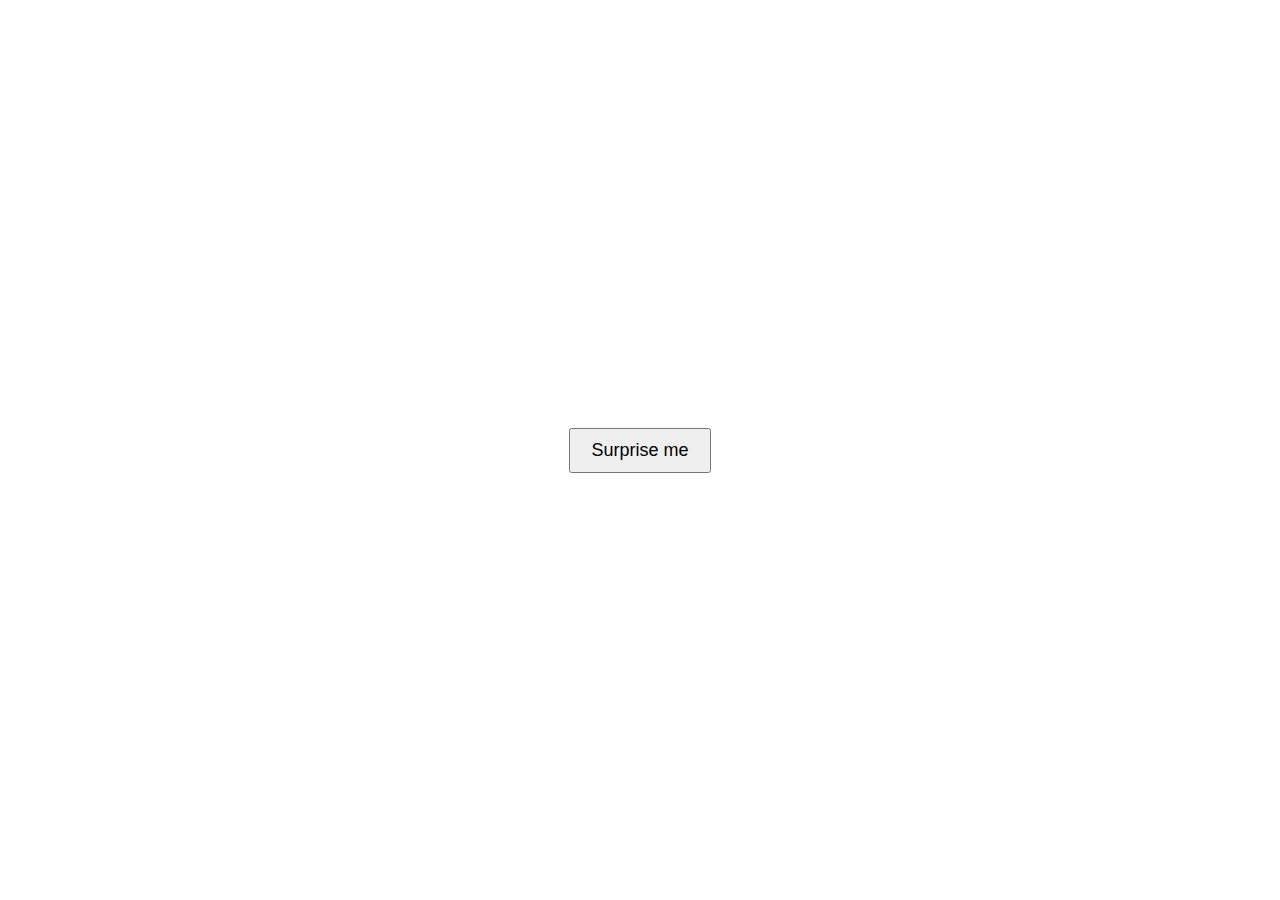
<file: surprise/index.html>
<!DOCTYPE html>
<html>
    <head>
        <meta charset="UTF-8">
        <meta name="viewport" content="width=device-width, initial-scale=1">

        <!-- Titel der Seite -->
        <title>Seitentitel</title>
        
        <!-- verweis auf die reset.css - entfernt alle default styles des browsers -->
        <!-- kann auch gelöscht werden -->
        <link rel="stylesheet" href="./assets/css/reset.css">

        <!-- verweis auf unser css -->
        <link rel="stylesheet" href="./assets/css/style.css">
    </head>
    
    <body>
        <!-- innerhalb des body tags kann der inhalt / das html der seite eingefügt werden -->



        <button id="surpriseBtn">Surprise me</button>

        




        <!-- verweis auf unser javascript -->
        <script src="assets/js/script.js"></script>
    </body>
</html>
</file>
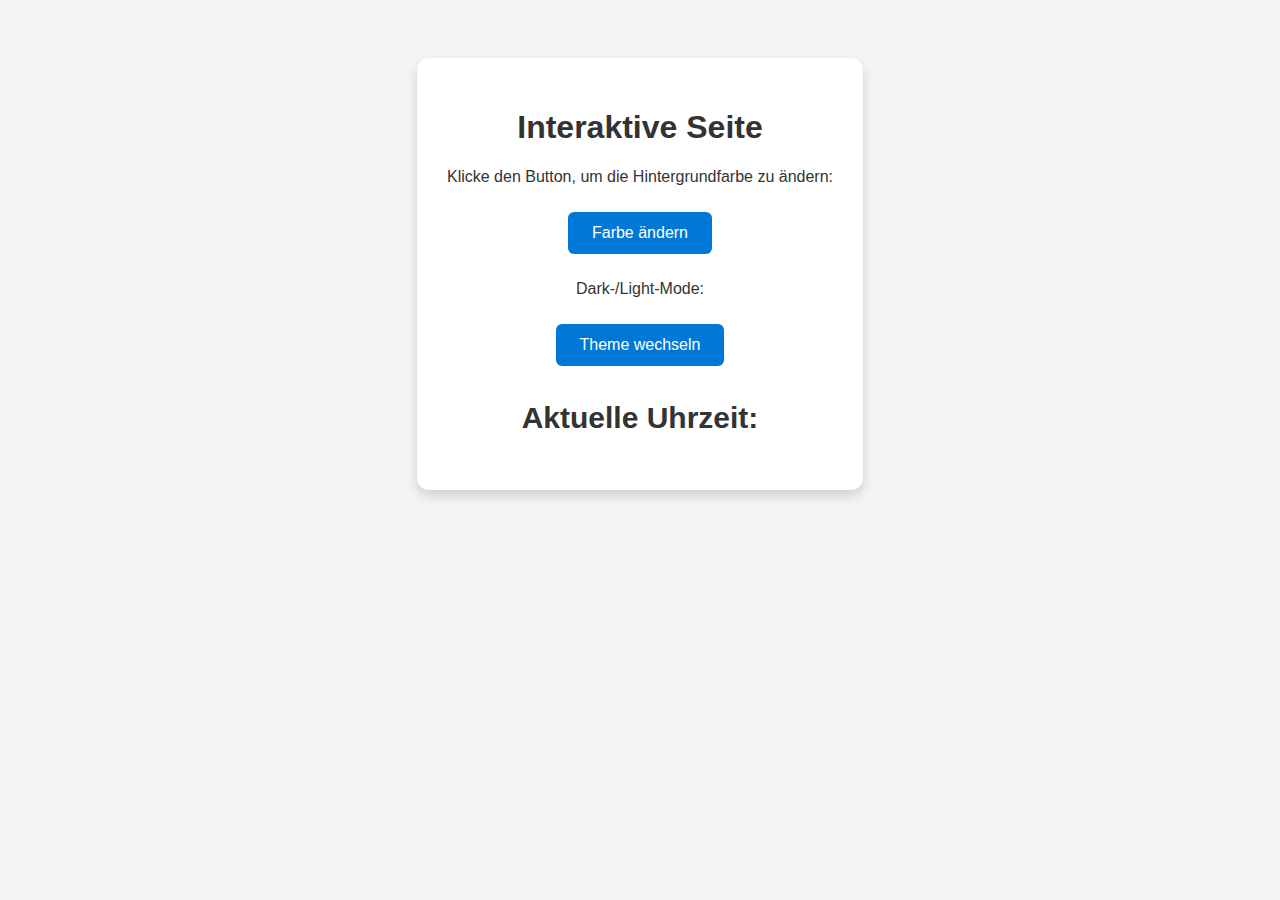
<file: button.html>
<!DOCTYPE html>
<html lang="en">
<head>
    <meta charset="UTF-8">
    <meta name="viewport" content="width=device-width, initial-scale=1.0">
    <title>Document</title>
    <style>
        body {
    font-family: 'Segoe UI', Arial, sans-serif;
    background-color: #f4f4f4;
    color: #333;
    text-align: center;
    padding: 50px;
    transition: background-color 0.8s ease, color 0.8s ease;
}

.container {
    background: white;
    padding: 30px;
    border-radius: 12px;
    box-shadow: 0 6px 12px rgba(0,0,0,0.15);
    display: inline-block;
    transition: background 0.8s ease;
}

button {
    background-color: #0078d7;
    color: white;
    border: none;
    padding: 12px 24px;
    font-size: 16px;
    border-radius: 6px;
    cursor: pointer;
    margin: 10px;
    transition: transform 0.3s ease, background-color 0.3s ease;
}

button:hover {
    background-color: #005fa3;
    transform: scale(1.05);
}

.dark-mode {
    background-color: #1e1e1e;
    color: #f4f4f4;
}

.dark-mode .container {
    background: #2c2c2c;
}

.clock {
    margin-top: 20px;
    font-size: 20px;
}


    </style>


</head>
<body>
    <div class="container">
    <h1>Interaktive Seite</h1>
    <p>Klicke den Button, um die Hintergrundfarbe zu ändern:</p>
    <button id="colorBtn">Farbe ändern</button>
    
    <p>Dark-/Light-Mode:</p>
    <button id="themeToggle">Theme wechseln</button>
    
    <div class="clock">
        <h2>Aktuelle Uhrzeit:</h2>
        <span id="timeDisplay"></span>
    </div>

    <!-- Audio -->
    <audio id="clickSound" src="https://www.soundjay.com/button/sounds/button-16.mp3" preload="auto"></audio>
</div>
</body>
    <script>
const button = document.getElementById('colorBtn');

button.addEventListener('click', () => {
    const colors = ['#ffadad', '#ffd6a5', '#fdffb6', '#caffbf', '#9bf6ff'];
    const randomColor = colors[Math.floor(Math.random() * colors.length)];
    document.body.style.backgroundColor = randomColor;
});


    </script>
</html>
</file>
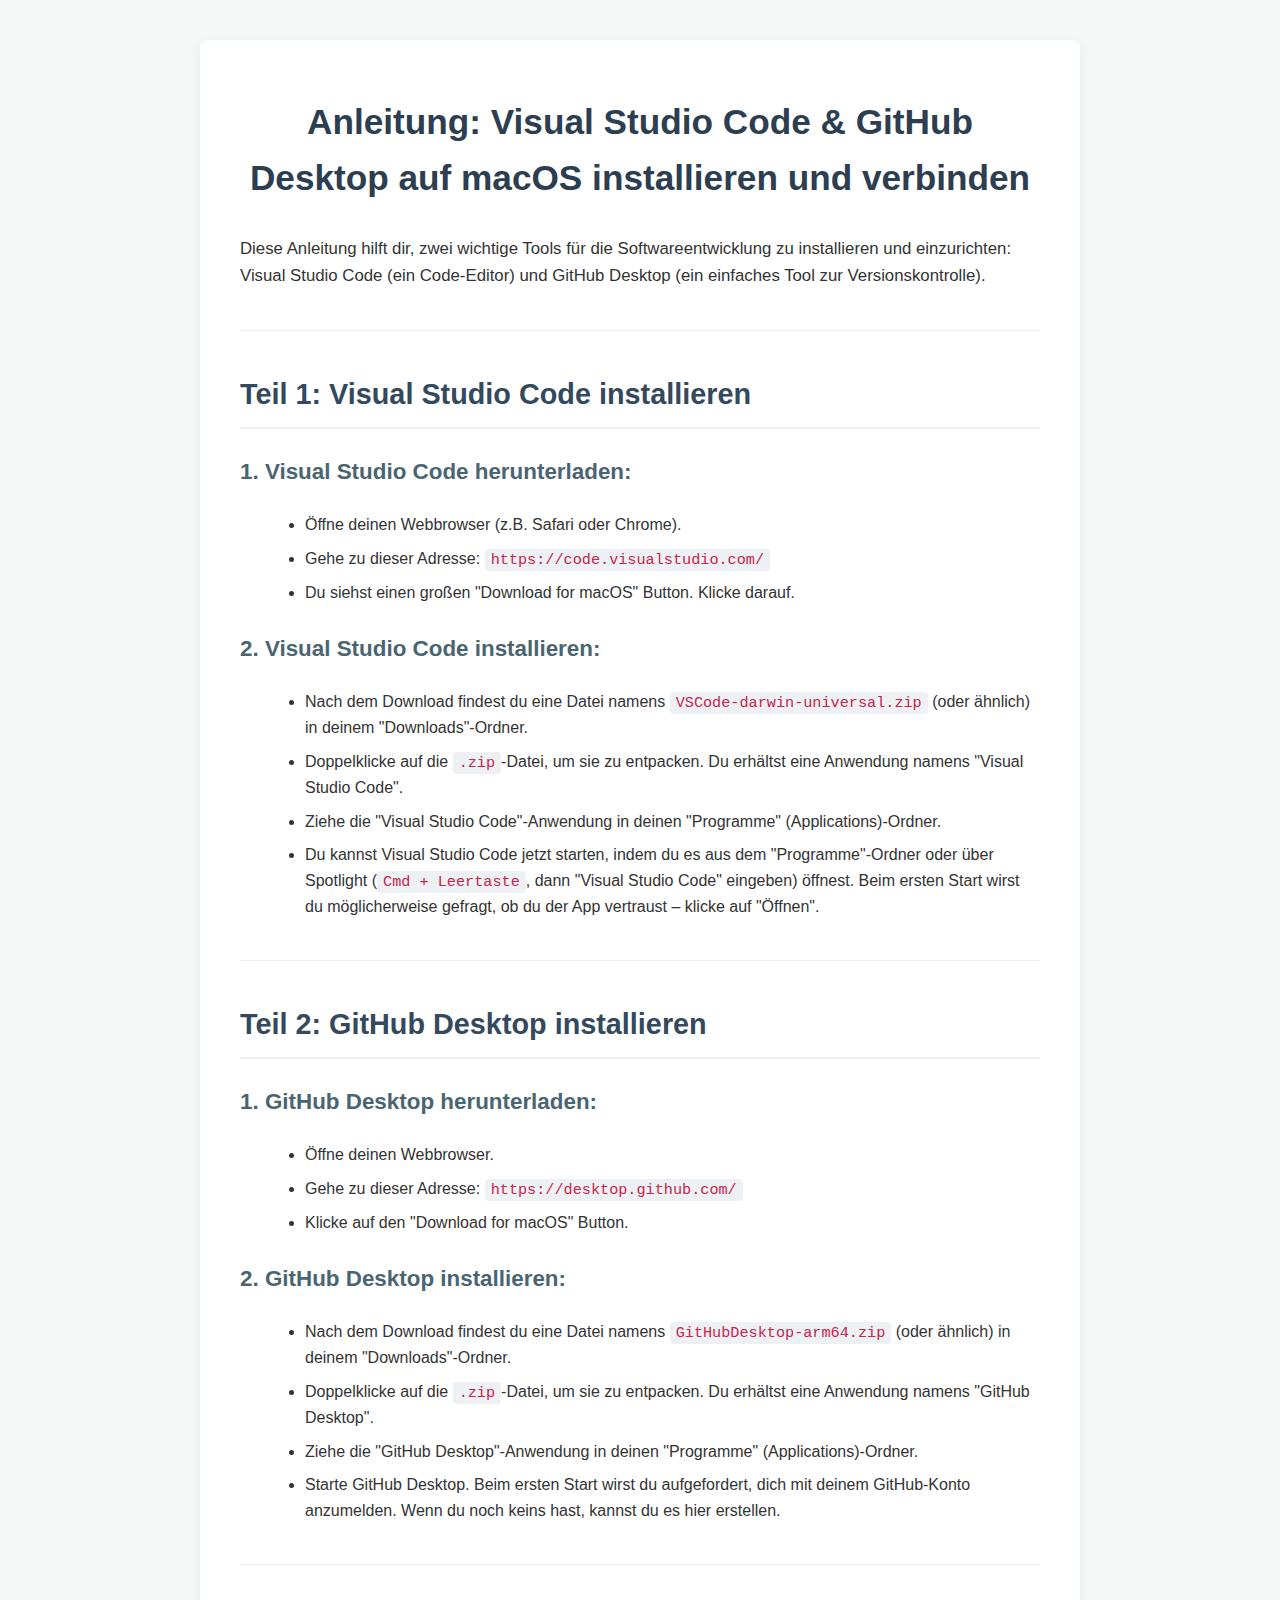
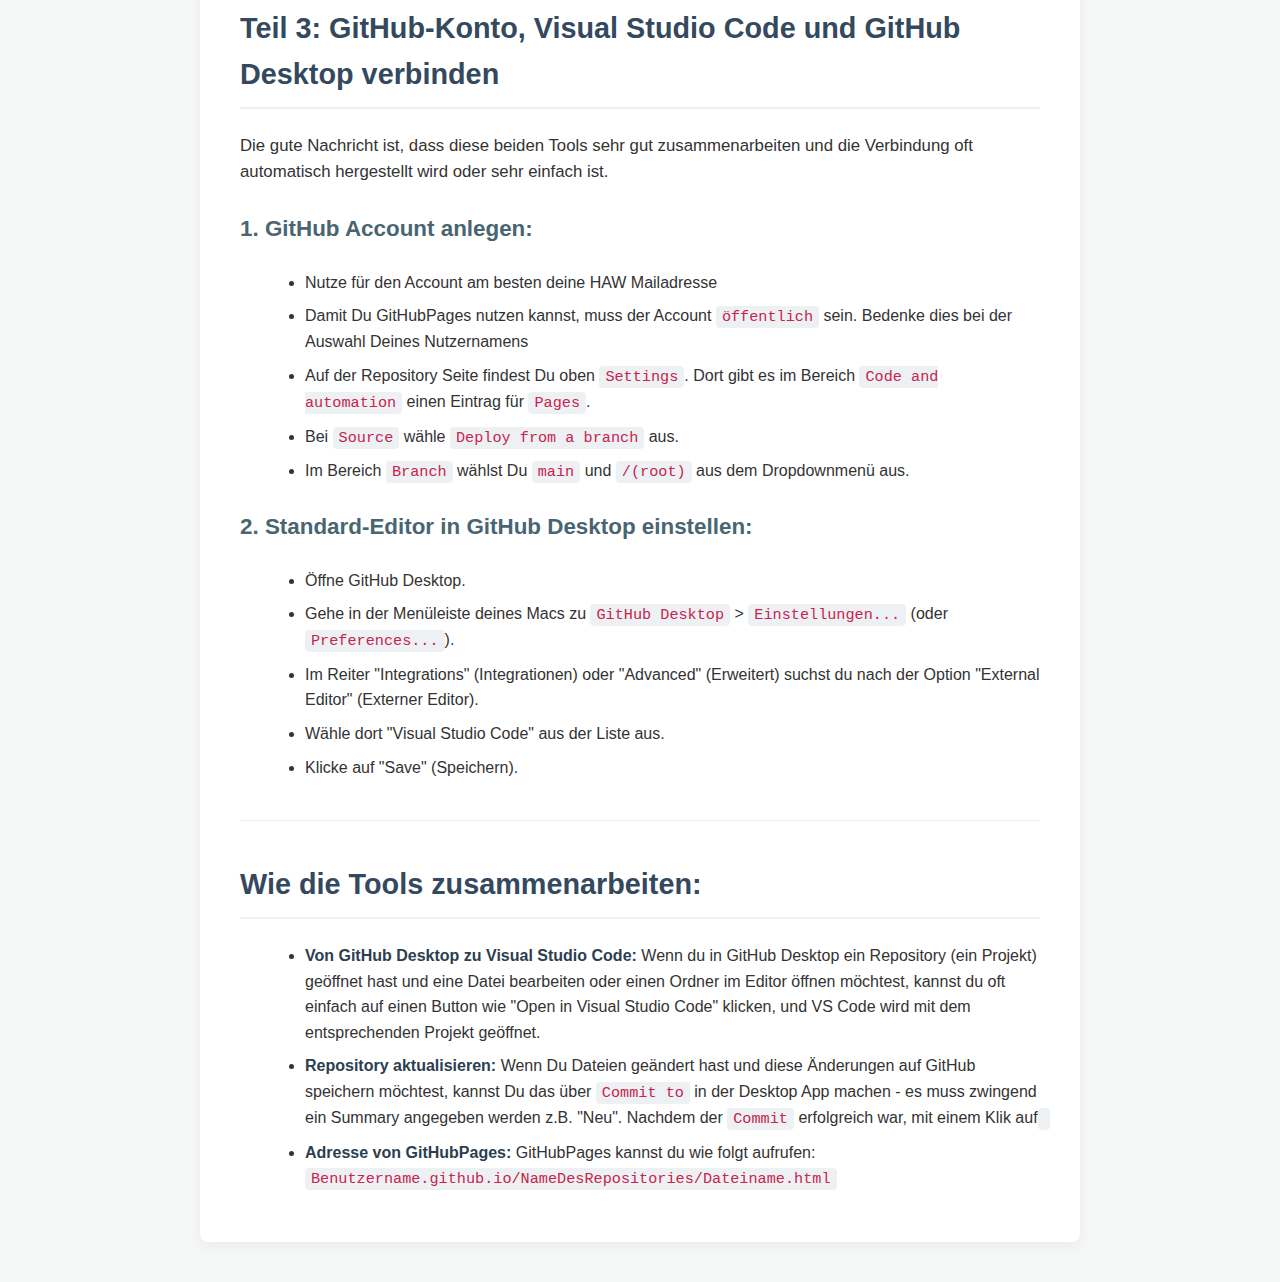
<file: git_und_vsc.html>
<!DOCTYPE html>
<html lang="de">
<head>
    <meta charset="UTF-8">
    <meta name="viewport" content="width=device-width, initial-scale=1.0">
    <title>Anleitung: Visual Studio Code & GitHub Desktop auf macOS</title>
    <style>
        body {
            font-family: -apple-system, BlinkMacSystemFont, "Segoe UI", Roboto, Helvetica, Arial, sans-serif, "Apple Color Emoji", "Segoe UI Emoji", "Segoe UI Symbol";
            line-height: 1.6;
            margin: 0;
            padding: 20px;
            background-color: #f4f7f6;
            color: #333;
        }
        .container {
            max-width: 800px;
            margin: 20px auto;
            background-color: #ffffff;
            padding: 30px 40px;
            border-radius: 8px;
            box-shadow: 0 4px 12px rgba(0, 0, 0, 0.05);
        }
        h1 {
            color: #2c3e50;
            text-align: center;
            margin-bottom: 30px;
            font-size: 2.2em;
        }
        h2 {
            color: #34495e;
            border-bottom: 2px solid #ecf0f1;
            padding-bottom: 10px;
            margin-top: 40px;
            font-size: 1.8em;
        }
        h3 {
            color: #4a6572;
            margin-top: 25px;
            font-size: 1.4em;
        }
        p {
            margin-bottom: 15px;
            font-size: 1.05em;
        }
        a:link {
        text-decoration: none;
        }
        a:visited {
        text-decoration: none;
        }
        ul {
            list-style-type: disc;
            margin-left: 25px;
            margin-bottom: 20px;
        }
        ul li {
            margin-bottom: 8px;
        }
        code {
            background-color: #eef1f3;
            padding: 2px 6px;
            border-radius: 4px;
            font-family: "SFMono-Regular", Consolas, "Liberation Mono", Menlo, Courier, monospace;
            color: #c7254e;
            font-size: 0.95em;
        }
        strong {
            color: #2c3e50;
        }
        .note {
            background-color: #e8f0fe;
            border-left: 5px solid #3498db;
            padding: 15px;
            margin-top: 20px;
            border-radius: 4px;
            color: #2c3e50;
        }
        .note p {
            margin: 0;
            font-size: 1em;
        }
        hr {
            border: 0;
            border-top: 1px solid #ecf0f1;
            margin: 40px 0;
        }
        .image-placeholder {
            text-align: center;
            margin: 30px 0;
        }
        .image-placeholder img {
            max-width: 100%;
            height: auto;
            border-radius: 6px;
            box-shadow: 0 2px 8px rgba(0, 0, 0, 0.1);
        }
    </style>
</head>
<body>
    <div class="container">
        <h1>Anleitung: Visual Studio Code & GitHub Desktop auf macOS installieren und verbinden</h1>
        <p>Diese Anleitung hilft dir, zwei wichtige Tools für die Softwareentwicklung zu installieren und einzurichten: Visual Studio Code (ein Code-Editor) und GitHub Desktop (ein einfaches Tool zur Versionskontrolle).</p>

        <hr>

        <h2>Teil 1: Visual Studio Code installieren</h2>
        <h3>1. Visual Studio Code herunterladen:</h3>
        <ul>
            <li>Öffne deinen Webbrowser (z.B. Safari oder Chrome).</li>
            <li>Gehe zu dieser Adresse: <a href="https://code.visualstudio.com/" target="_blank"><code>https://code.visualstudio.com/</code></a></li>
            <li>Du siehst einen großen "Download for macOS" Button. Klicke darauf.</li>
        </ul>
        <!-- <div class="image-placeholder">
          
            <img src="img/1.png" alt="Download Visual Studio Code">
        </div> -->
        <h3>2. Visual Studio Code installieren:</h3>
        <ul>
            <li>Nach dem Download findest du eine Datei namens <code>VSCode-darwin-universal.zip</code> (oder ähnlich) in deinem "Downloads"-Ordner.</li>
            <li>Doppelklicke auf die <code>.zip</code>-Datei, um sie zu entpacken. Du erhältst eine Anwendung namens "Visual Studio Code".</li>
            <li>Ziehe die "Visual Studio Code"-Anwendung in deinen "Programme" (Applications)-Ordner.</li>
            <li>Du kannst Visual Studio Code jetzt starten, indem du es aus dem "Programme"-Ordner oder über Spotlight (<code>Cmd + Leertaste</code>, dann "Visual Studio Code" eingeben) öffnest. Beim ersten Start wirst du möglicherweise gefragt, ob du der App vertraust – klicke auf "Öffnen".</li>
        </ul>
        <!-- <div class="image-placeholder">
          
            <img src="img/2.png" alt="Download Visual Studio Code">
        </div> -->
        <hr>

        <h2>Teil 2: GitHub Desktop installieren</h2>
        <h3>1. GitHub Desktop herunterladen:</h3>
        <ul>
            <li>Öffne deinen Webbrowser.</li>
            <li>Gehe zu dieser Adresse: <a href="https://desktop.github.com/" target="_blank"><code>https://desktop.github.com/</code></a></li>
            <li>Klicke auf den "Download for macOS" Button.</li>
        </ul>

        <h3>2. GitHub Desktop installieren:</h3>
        <ul>
            <li>Nach dem Download findest du eine Datei namens <code>GitHubDesktop-arm64.zip</code> (oder ähnlich) in deinem "Downloads"-Ordner.</li>
            <li>Doppelklicke auf die <code>.zip</code>-Datei, um sie zu entpacken. Du erhältst eine Anwendung namens "GitHub Desktop".</li>
            <li>Ziehe die "GitHub Desktop"-Anwendung in deinen "Programme" (Applications)-Ordner.</li>
            <li>Starte GitHub Desktop. Beim ersten Start wirst du aufgefordert, dich mit deinem GitHub-Konto anzumelden. Wenn du noch keins hast, kannst du es hier erstellen.</li>
        </ul>
        <!-- <div class="image-placeholder">
             Hier würde das zweite Bild eingefügt werden
            <img src="URL_ZU_BILD_2.jpg" alt="Download GitHub Desktop">
        </div> -->

        <hr>

        <h2>Teil 3: GitHub-Konto, Visual Studio Code und GitHub Desktop verbinden</h2>
        <p>Die gute Nachricht ist, dass diese beiden Tools sehr gut zusammenarbeiten und die Verbindung oft automatisch hergestellt wird oder sehr einfach ist.</p>
        <h3>1. GitHub Account anlegen:</h3>
        <ul>
            <li>Nutze für den Account am besten deine HAW Mailadresse</li>
            <li>Damit Du GitHubPages nutzen kannst, muss der Account <code>öffentlich</code> sein. Bedenke dies bei der Auswahl Deines Nutzernamens</li>
            <li>Auf der Repository Seite findest Du oben <code>Settings</code>. Dort gibt es im Bereich <code>Code and automation</code> einen Eintrag für <code>Pages</code>.</li>
            <li>Bei <code>Source</code> wähle <code>Deploy from a branch</code> aus.</li>
            <li>Im Bereich <code>Branch</code> wählst Du <code>main</code> und <code>/(root)</code> aus dem Dropdownmenü aus.</li>
        </ul>
        <h3>2. Standard-Editor in GitHub Desktop einstellen:</h3>
        <ul>
            <li>Öffne GitHub Desktop.</li>
            <li>Gehe in der Menüleiste deines Macs zu <code>GitHub Desktop</code> > <code>Einstellungen...</code> (oder <code>Preferences...</code>).</li>
            <li>Im Reiter "Integrations" (Integrationen) oder "Advanced" (Erweitert) suchst du nach der Option "External Editor" (Externer Editor).</li>
            <li>Wähle dort "Visual Studio Code" aus der Liste aus.</li>
            <li>Klicke auf "Save" (Speichern).</li>
        </ul>
     
        <hr>

        <h2>Wie die Tools zusammenarbeiten:</h2>
        <ul>
            <li><strong>Von GitHub Desktop zu Visual Studio Code: </strong> Wenn du in GitHub Desktop ein Repository (ein Projekt) geöffnet hast und eine Datei bearbeiten oder einen Ordner im Editor öffnen möchtest, kannst du oft einfach auf einen Button wie "Open in Visual Studio Code" klicken, und VS Code wird mit dem entsprechenden Projekt geöffnet.</li>
            <li><strong>Repository aktualisieren: </strong>Wenn Du Dateien geändert hast und diese Änderungen auf GitHub speichern möchtest, kannst Du das über <code>Commit to</code> in der Desktop App machen - es muss zwingend ein Summary angegeben werden z.B. "Neu". Nachdem der <code>Commit</code> erfolgreich war, mit einem Klik auf <code></code></li>
            <li><strong>Adresse von GitHubPages: </strong>GitHubPages kannst du wie folgt aufrufen: <code>Benutzername.github.io/NameDesRepositories/Dateiname.html</code></li>
        </ul>

        
    </div>
</body>
</html>
</file>
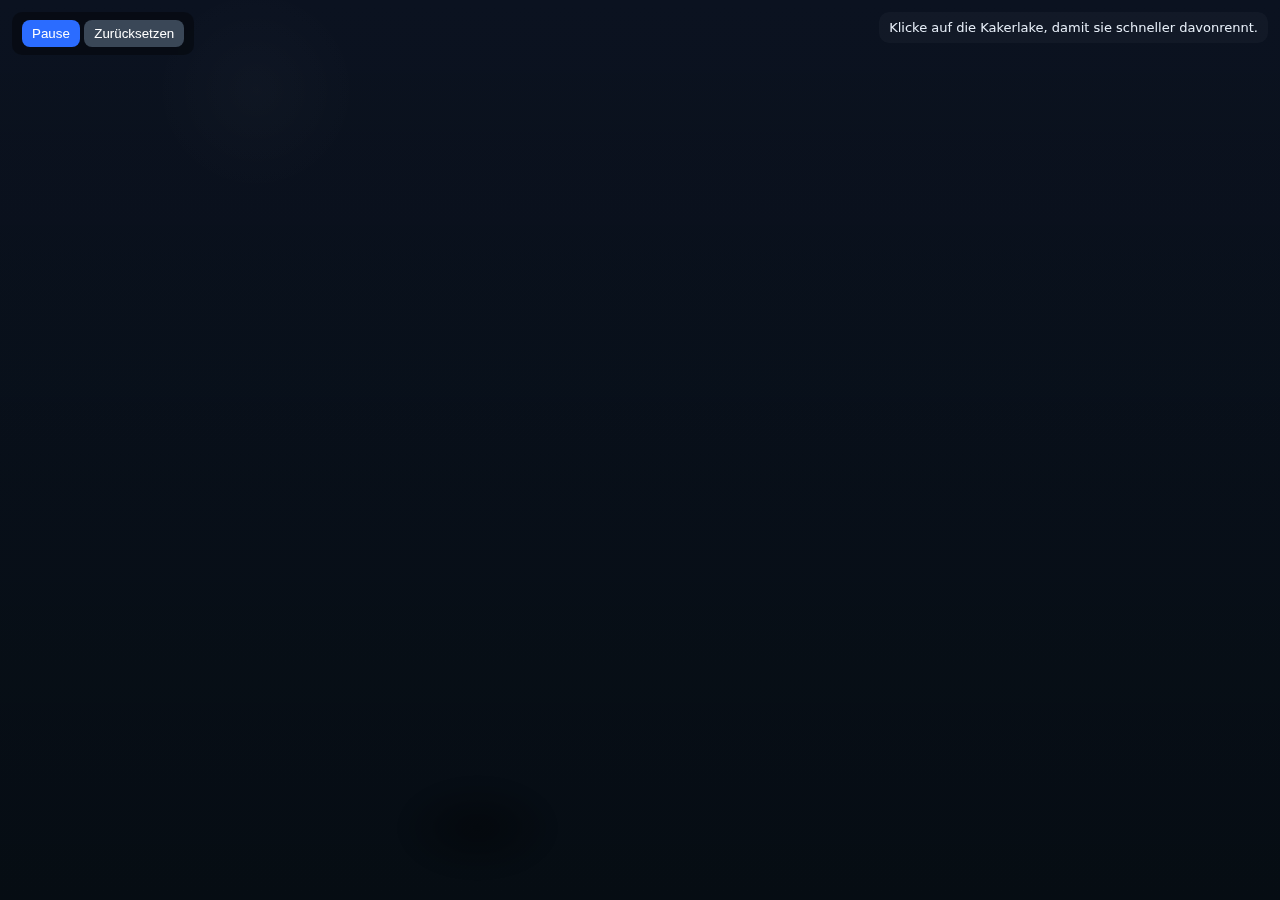
<file: roach.html>
<!doctype html>
<html lang="de">
<head>
  <meta charset="utf-8" />
  <meta name="viewport" content="width=device-width,initial-scale=1" />
  <title>Kakerlake läuft herum</title>
  <style>
    :root{--bg:#0b1220;--ground:#1b2430}
    html,body{height:100%;margin:0;font-family:Inter,system-ui,Arial,Helvetica,sans-serif;background:linear-gradient(180deg,var(--bg),#071018);color:#e6eef8}
    .stage{position:relative;overflow:hidden;height:100vh;width:100vw;background:radial-gradient(circle at 20% 10%, rgba(255,255,255,0.02), transparent 8%), linear-gradient(0deg, rgba(0,0,0,0.2), transparent);}
    .hud{position:fixed;left:12px;top:12px;background:rgba(0,0,0,0.35);backdrop-filter:blur(4px);padding:8px 10px;border-radius:10px;font-size:14px}
    button{background:#2b6cff;border:none;color:white;padding:6px 10px;border-radius:8px;cursor:pointer}
    button.secondary{background:#3a4757}

    /* Kakerlake */
    .roach{
      position:absolute;left:50%;top:50%;width:80px;height:48px;transform-origin:center center;pointer-events:auto;user-select:none;z-index:5;filter:drop-shadow(0 6px 8px rgba(0,0,0,0.6));
    }
    /* kleiner auf Mobil */
    @media (max-width:600px){.roach{width:64px;height:36px}}

    /* optional Boden-Schatten */
    .shadow{position:absolute;left:50%;top:50%;width:46%;height:10%;transform:translate(-50%,-10%);border-radius:50%;background:radial-gradient(closest-side, rgba(0,0,0,0.45), rgba(0,0,0,0.05));filter:blur(6px);z-index:3;opacity:0.6}

    /* kleine Instruktion */
    .hint{position:fixed;right:12px;top:12px;background:rgba(255,255,255,0.03);padding:8px 10px;border-radius:10px;font-size:13px}
  </style>
</head>
<body>
  <div class="stage" id="stage">
    <!-- HUD -->
    <div class="hud">
      <button id="toggleBtn">Pause</button>
      <button id="resetBtn" class="secondary">Zurücksetzen</button>
    </div>
    <div class="hint">Klicke auf die Kakerlake, damit sie schneller davonrennt.</div>

    <!-- Roach SVG (inline, keine externen assets) -->
    <div id="roach" class="roach" style="transform: translate(-50%, -50%) rotate(0deg); touch-action: none;">
      <svg viewBox="0 0 200 120" width="100%" height="100%" xmlns="http://www.w3.org/2000/svg" aria-hidden="true">
        <defs>
          <filter id="f1" x="-50%" y="-50%" width="200%" height="200%">
            <feGaussianBlur stdDeviation="0.6" result="b"/>
            <feMerge><feMergeNode in="b"/></feMerge>
          </filter>
        </defs>
        <!-- Körper -->
        <g transform="translate(0,0)">
          <ellipse cx="100" cy="60" rx="60" ry="32" fill="#3b2718" />
          <ellipse cx="86" cy="56" rx="28" ry="20" fill="#1b0f08" opacity="0.12" />
          <!-- Kopf -->
          <ellipse cx="140" cy="60" rx="22" ry="18" fill="#2f1c10" />
          <!-- Antennen -->
          <path d="M150 46 C170 34, 185 20, 195 12" stroke="#1b0f08" stroke-width="4" stroke-linecap="round" fill="none"/>
          <path d="M150 74 C170 86, 185 100, 195 108" stroke="#1b0f08" stroke-width="4" stroke-linecap="round" fill="none"/>
          <!-- Beine (stylisiert) -->
          <g stroke="#1a120d" stroke-width="3" stroke-linecap="round" fill="none">
            <path d="M72 34 C56 22, 36 24, 16 18"/>
            <path d="M72 44 C48 40, 34 44, 20 54"/>
            <path d="M72 68 C56 74, 36 76, 16 88"/>
            <path d="M128 34 C144 22, 164 24, 184 18"/>
            <path d="M128 44 C152 40, 166 44, 180 54"/>
            <path d="M128 68 C144 74, 164 76, 184 88"/>
          </g>
          <!-- Muster -->
          <path d="M40 48 C64 28, 96 24, 130 34" stroke="#6b3e28" stroke-width="4" fill="none" stroke-linecap="round"/>
        </g>
      </svg>
    </div>
    <div id="shadow" class="shadow"></div>
  </div>

  <script>
    (function(){
      const stage = document.getElementById('stage');
      const roachEl = document.getElementById('roach');
      const shadow = document.getElementById('shadow');
      const toggleBtn = document.getElementById('toggleBtn');
      const resetBtn = document.getElementById('resetBtn');

      let running = true;
      let width, height;
      const state = {
        x: 0, y: 0,
        vx: 0, vy: 0,
        speed: 90, // pixels per second (base)
        heading: 0, // radians
      };

      function resize(){
        const rect = stage.getBoundingClientRect();
        width = rect.width; height = rect.height;
      }

      function placeRandom(){
        state.x = Math.random()*width;
        state.y = Math.random()*height;
        state.heading = Math.random()*Math.PI*2;
        const s = 60 + Math.random()*80;
        state.speed = s;
        state.vx = Math.cos(state.heading)*state.speed;
        state.vy = Math.sin(state.heading)*state.speed;
        updateDom();
      }

      // small random steering
      let lastSteer = 0;
      function step(dt){
        // occasionally change heading
        lastSteer += dt;
        if(lastSteer > 0.25){
          lastSteer = 0;
          // small random turn
          const turn = (Math.random()-0.5) * 1.4; // radians per steer
          state.heading += turn * dt * 6;
          // 2% chance of big panic turn
          if(Math.random() < 0.02) state.heading += (Math.random()>0.5?1:-1) * (0.8 + Math.random()*1.2);
          // recompute velocity
          const targetSpeed = state.speed;
          state.vx = Math.cos(state.heading)*targetSpeed;
          state.vy = Math.sin(state.heading)*targetSpeed;
        }

        // move
        state.x += state.vx * dt;
        state.y += state.vy * dt;

        // bounce softly off walls by reflecting heading with some randomness
        const margin = 16;
        let bounced = false;
        if(state.x < margin){ state.x = margin; state.heading = Math.PI - state.heading; bounced = true; }
        if(state.x > width - margin){ state.x = width - margin; state.heading = Math.PI - state.heading; bounced = true; }
        if(state.y < margin){ state.y = margin; state.heading = -state.heading; bounced = true; }
        if(state.y > height - margin){ state.y = height - margin; state.heading = -state.heading; bounced = true; }
        if(bounced){
          // add a jitter
          state.heading += (Math.random()-0.5)*0.8;
          state.vx = Math.cos(state.heading)*state.speed;
          state.vy = Math.sin(state.heading)*state.speed;
        }

        updateDom();
      }

      function updateDom(){
        // translate and rotate so the head points towards movement
        const deg = state.heading * 180/Math.PI;
        roachEl.style.transform = `translate(${state.x}px, ${state.y}px) translate(-50%,-50%) rotate(${deg}deg)`;
        // shadow follows but slightly below and scaled based on vertical position
        const sx = state.x; const sy = Math.min(height-10, state.y + 28);
        shadow.style.left = sx + 'px';
        shadow.style.top = sy + 'px';
        const scale = 0.5 + 0.5*(state.y/height);
        shadow.style.width = Math.max(40, 160*scale) + 'px';
        shadow.style.opacity = 0.35 + 0.45*(state.y/height);
      }

      // animation loop
      let last = performance.now();
      function tick(t){
        const now = t;
        let dt = (now - last)/1000; if(dt>0.05) dt = 0.05; // clamp
        last = now;
        if(running) step(dt);
        requestAnimationFrame(tick);
      }

      // handle clicks -> panic!
      roachEl.addEventListener('click', (e)=>{
        e.stopPropagation();
        // boost speed and change heading away from click point
        const rect = roachEl.getBoundingClientRect();
        const cx = rect.left + rect.width/2;
        const cy = rect.top + rect.height/2;
        const dx = cx - e.clientX; const dy = cy - e.clientY;
        state.heading = Math.atan2(dy, dx);
        state.speed = Math.min(600, state.speed + 320);
        state.vx = Math.cos(state.heading)*state.speed;
        state.vy = Math.sin(state.heading)*state.speed;
        // gradually reduce speed back to normal
        setTimeout(()=>{ state.speed = 120 + Math.random()*60; }, 500);
      });

      // stage click makes it wander towards clicked spot (mild curiosity)
      stage.addEventListener('click', (e)=>{
        const rect = stage.getBoundingClientRect();
        const tx = e.clientX - rect.left; const ty = e.clientY - rect.top;
        const ang = Math.atan2(ty - state.y, tx - state.x);
        state.heading = ang + (Math.random()-0.5)*0.4;
        state.speed = 80 + Math.random()*80;
        state.vx = Math.cos(state.heading)*state.speed;
        state.vy = Math.sin(state.heading)*state.speed;
      });

      // pause / reset buttons
      toggleBtn.addEventListener('click', ()=>{
        running = !running; toggleBtn.textContent = running ? 'Pause' : 'Start';
      });
      resetBtn.addEventListener('click', ()=>{ placeRandom(); running = true; toggleBtn.textContent = 'Pause'; });

      // keep stage size updated
      window.addEventListener('resize', ()=>{ resize(); });

      // initial setup
      resize();
      placeRandom();
      requestAnimationFrame(tick);

      // expose a tiny API for dev tools (optional)
      window.__roach = {
        get state(){ return state; },
        placeRandom
      };
    })();
  </script>
</body>
</html>
</file>
<file: surprise/assets/css/style.css>
html, body {
    height: 100%;
    margin: 0;
    display: flex;
    justify-content: center;
    align-items: center;
    overflow: hidden;
}

button {
    font-size: 18px;
    padding: 10px 20px;
    cursor: pointer;
    position: absolute;
}
</file>
